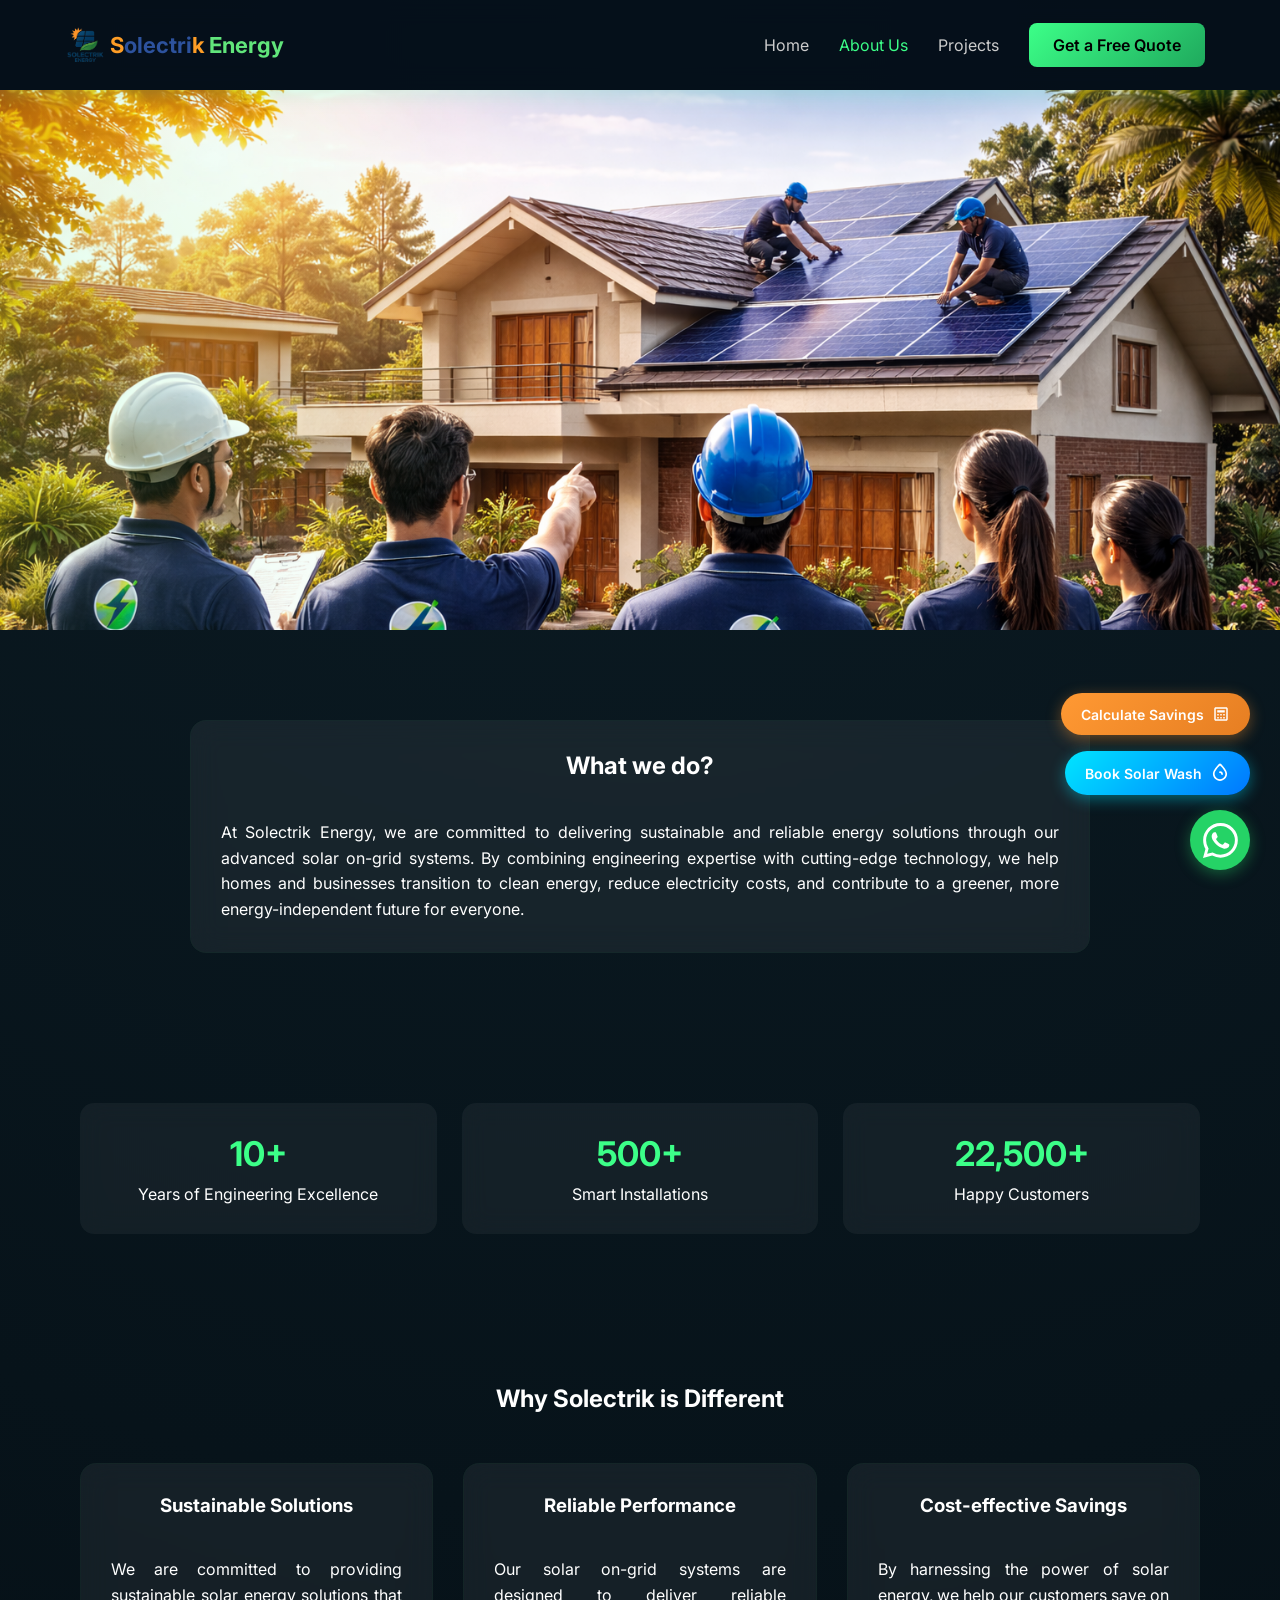
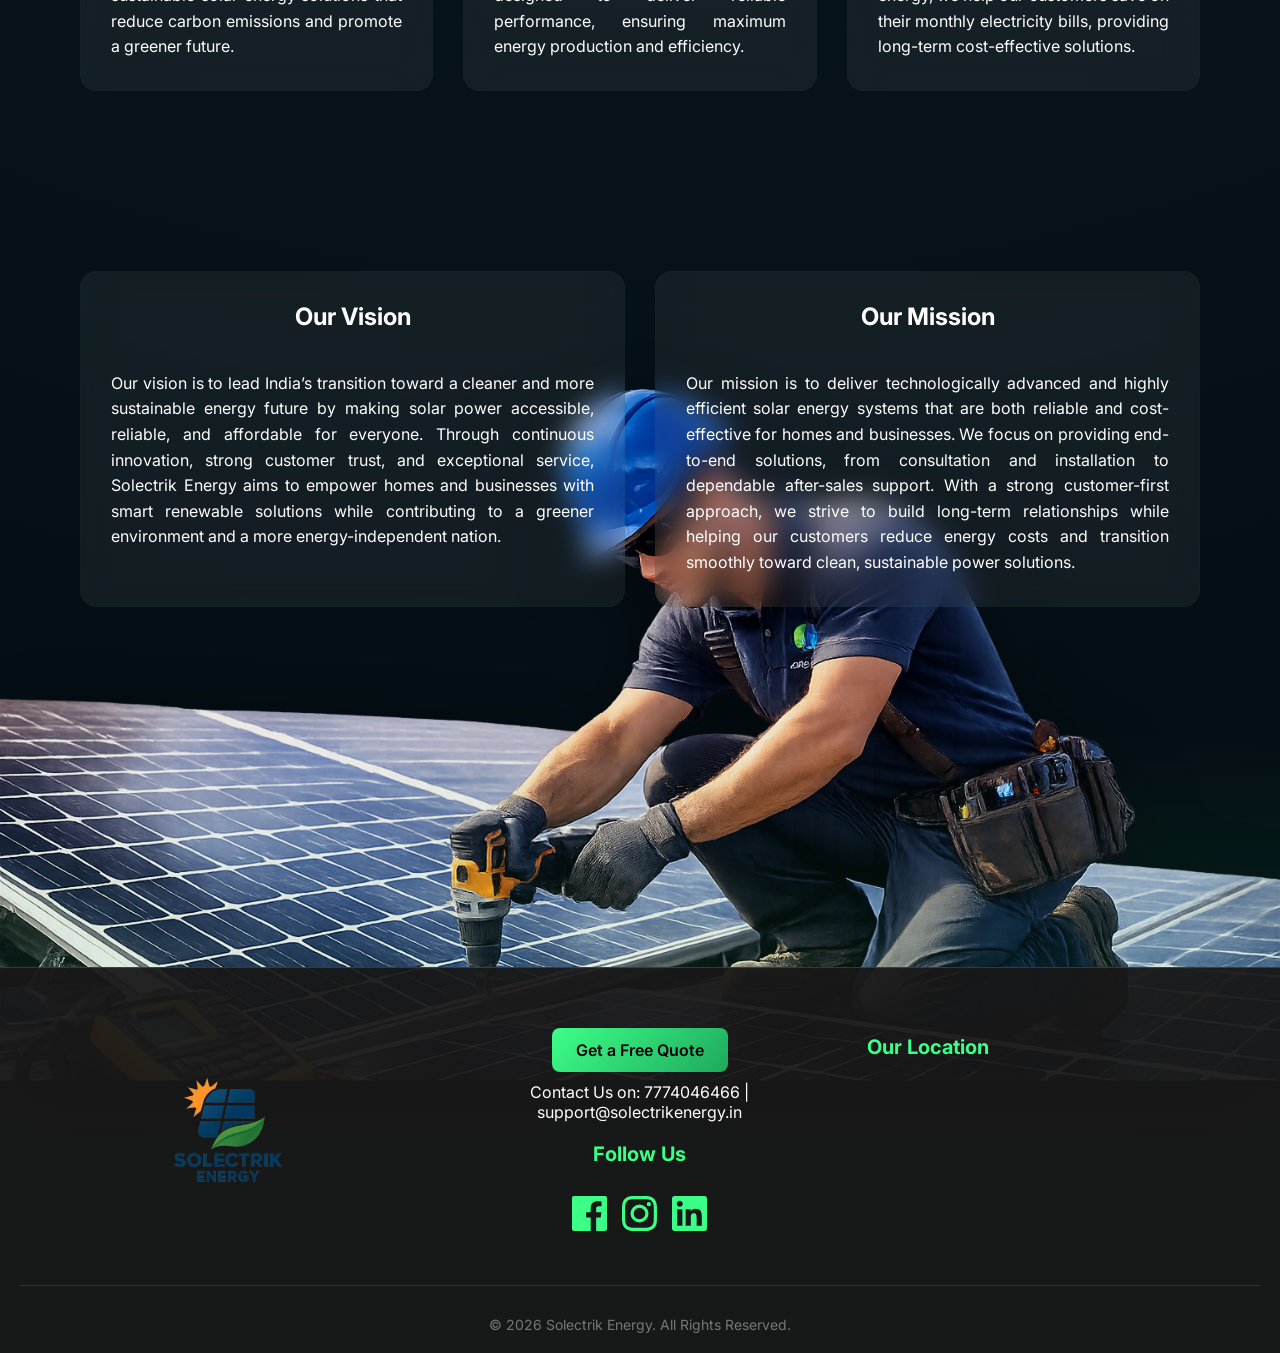
<file: aboutus.html>
<!DOCTYPE html>
<html lang="en">
<head>
  <meta charset="UTF-8" />
  <meta name="viewport" content="width=device-width, initial-scale=1.0"/>
  <title>About Us | Solectrik Energy</title>
  <link rel="stylesheet" href="styles.css">
  <link rel="preconnect" href="https://fonts.googleapis.com">
  <link rel="preconnect" href="https://fonts.gstatic.com" crossorigin>
  <link href="https://fonts.googleapis.com/css2?family=Inter:wght@300;400;600;700&display=swap" rel="stylesheet">
</head>
<body>

<header class="navbar">
  <div class="logo">
   <a href="index.html" class="logo">
    <img src="assets/logo.png" alt="Solectrik Logo"> 
    <span style="color:#fe9d26;">S</span><span style="color:#2d529d;">olectri</span><span style="color:#fe9d26;">k</span> <span style="color:#61e57b; margin-left:5px;">Energy</span>
  </a>
  </div>
  
  <div class="menu-toggle" id="mobile-menu">
    <span class="bar"></span>
    <span class="bar"></span>
    <span class="bar"></span>
  </div>

  <nav class="nav-links">
    <a href="index.html">Home</a>
    <a href="aboutus.html" class="active">About Us</a>
    <a href="projects.html">Projects</a>
    <a href="quote.html" class="btn-primary">Get a Free Quote</a>
  </nav>
</header>

<section class="about-hero">
  <div class="about-hero-content">
   
  </div>
</section>

<section class="about-section">
  <div class="glass-card wide">
    <h2>What we do?</h2>
    <br>
    <br>
    <p style="text-align: justify; line-height: 1.6;">
      At Solectrik Energy, we are committed to delivering sustainable and reliable energy solutions through our advanced solar on-grid systems. By combining engineering expertise with cutting-edge technology, we help homes and businesses transition to clean energy, reduce electricity costs, and contribute to a greener, more energy-independent future for everyone.
    </p>
  </div>
</section>

<section class="about-metrics">
  <div class="metric-card">
    <h3>10+</h3>
    <p>Years of Engineering Excellence</p>
  </div>
  <div class="metric-card">
    <h3>500+</h3>
    <p>Smart Installations</p>
  </div>
  <div class="metric-card">
    <h3>22,500+</h3>
    <p>Happy Customers</p>
  </div>
</section>

<section class="about-section">
  <h2 class="section-title">Why Solectrik is Different</h2>
  <div class="about-grid">
    <div class="glass-card">
      <h3>Sustainable Solutions</h3>
      <br>
      <br>
      <p style="text-align: justify; line-height: 1.6;">
        We are committed to providing sustainable solar energy solutions that reduce carbon emissions and promote a greener future.
      </p>
    </div>

    <div class="glass-card">
      <h3>Reliable Performance</h3>
      <br>
      <br>
      <p style="text-align: justify; line-height: 1.6;">
        Our solar on-grid systems are designed to deliver reliable performance, ensuring maximum energy production and efficiency.
      </p>
    </div>

    <div class="glass-card">
      <h3>Cost-effective Savings</h3>
      <br>
      <br>
      <p style="text-align: justify; line-height: 1.6;">
        By harnessing the power of solar energy, we help our customers save on their monthly electricity bills, providing long-term cost-effective solutions.
      </p>
    </div>
  </div>
</section>

<section class="about-section">
  <div class="about-grid">
    <div class="glass-card">
      <h2>Our Vision</h2>
      <br>
      <br>
      <p style="text-align: justify; line-height: 1.6;">
       Our vision is to lead India’s transition toward a cleaner and more sustainable energy future by making solar power accessible, reliable, and affordable for everyone. Through continuous innovation, strong customer trust, and exceptional service, Solectrik Energy aims to empower homes and businesses with smart renewable solutions while contributing to a greener environment and a more energy-independent nation.
      </p>
    </div>
    <div class="glass-card">
      <h2>Our Mission</h2>
      <br>
      <br>
      <p style="text-align: justify; line-height: 1.6;">
        Our mission is to deliver technologically advanced and highly efficient solar energy systems that are both reliable and cost-effective for homes and businesses. We focus on providing end-to-end solutions, from consultation and installation to dependable after-sales support. With a strong customer-first approach, we strive to build long-term relationships while helping our customers reduce energy costs and transition smoothly toward clean, sustainable power solutions.
      </p>
    </div>
  </div>
</section>

<section class="about-cta">
  <img src="assets/installation.png" alt="Solar Worker Installation" class="cta-worker">
</section>

<footer class="main-footer">
  
  <div class="footer-container">
    
    <div class="footer-left">
      <div class="logo footer-logo">
        <img src="assets/logo.png" alt="Solectrik Logo" style="width: 100%; height: 150px; object-fit: contain; border-radius: 8px; border:0;">
        <br>
       
      </div>
    </div>

    <div class="footer-center" style="display: flex; flex-direction: column; align-items: center;">
      <div style="display: flex; flex-direction: column; gap: 10px; align-items: center; margin-bottom: 20px;">
        <a href="quote.html" class="btn-primary" style="display:inline-block; text-decoration:none;">Get a Free Quote</a>
        <p> Contact Us on: 7774046466 | support@solectrikenergy.in</p>
      </div>

      <h3>Follow Us</h3>
      <div class="social-icons" style="display:flex; gap:15px; margin-top:15px;">
        <a href="Facebook: https://www.facebook.com/share/14UQG4JxHS2/" aria-label="Facebook">
          <svg width="35" height="35" viewBox="0 0 24 24" fill="#3cff88"><path d="M22.675 0h-21.35C.597 0 0 .597 0 1.325v21.351C0 23.403.597 24 1.325 24H12.82v-9.294H9.692v-3.622h3.128V8.413c0-3.1 1.893-4.788 4.659-4.788 1.325 0 2.463.099 2.795.143v3.24l-1.918.001c-1.504 0-1.795.715-1.795 1.763v2.313h3.587l-.467 3.622h-3.12V24h6.116c.73 0 1.323-.597 1.323-1.324V1.325C24 .597 23.403 0 22.675 0z"/></svg>
        </a>
        <a href="Insta: https://www.instagram.com/solectrik.energy?igsh=MXB3MW9oaTg5NHF5ag==" aria-label="Instagram">
          <svg width="35" height="35" viewBox="0 0 24 24" fill="#3cff88"><path d="M12 2.163c3.204 0 3.584.012 4.85.07 3.252.148 4.771 1.691 4.919 4.919.058 1.265.069 1.645.069 4.849 0 3.205-.012 3.584-.069 4.849-.149 3.225-1.664 4.771-4.919 4.919-1.266.058-1.644.07-4.85.07-3.204 0-3.584-.012-4.849-.07-3.26-.149-4.771-1.699-4.919-4.92-.058-1.265-.07-1.644-.07-4.849 0-3.204.013-3.583.07-4.849.149-3.227 1.664-4.771 4.919-4.919 1.266-.057 1.645-.069 4.849-.069zM12 0C8.741 0 8.333.014 7.053.072 2.695.272.273 2.69.073 7.052.014 8.333 0 8.741 0 12c0 3.259.014 3.668.072 4.948.2 4.358 2.618 6.78 6.98 6.98C8.333 23.986 8.741 24 12 24c3.259 0 3.668-.014 4.948-.072 4.354-.2 6.782-2.618 6.979-6.98.059-1.28.073-1.689.073-4.948 0-3.259-.014-3.667-.072-4.947-.196-4.354-2.617-6.78-6.979-6.98C15.668.014 15.259 0 12 0zm0 5.838a6.162 6.162 0 100 12.324 6.162 6.162 0 000-12.324zM12 16a4 4 0 110-8 4 4 0 010 8zm6.406-11.845a1.44 1.44 0 100 2.881 1.44 1.44 0 000-2.881z"/></svg>
        </a>
        <a href="LinkedIn: https://www.linkedin.com/in/solectrik-energy-b957282b6?utm_source=share_via&utm_content=profile&utm_medium=member_android" aria-label="LinkedIn">
          <svg width="35" height="35" viewBox="0 0 24 24" fill="#3cff88"><path d="M20.447 20.452h-3.554v-5.569c0-1.328-.027-3.037-1.852-3.037-1.853 0-2.136 1.445-2.136 2.939v5.667H9.351V9h3.414v1.561h.046c.477-.9 1.637-1.85 3.37-1.85 3.601 0 4.267 2.37 4.267 5.455v6.286zM5.337 7.433c-1.144 0-2.063-.926-2.063-2.065 0-1.138.92-2.063 2.063-2.063 1.14 0 2.064.925 2.064 2.063 0 1.139-.925 2.065-2.064 2.065zm1.782 13.019H3.555V9h3.564v11.452zM22.225 0H1.771C.792 0 0 .774 0 1.729v20.542C0 23.227.792 24 1.771 24h20.451C23.2 24 24 23.227 24 22.271V1.729C24 .774 23.2 0 22.225 0z"/></svg>
        </a>
       
      </div>
    </div>

    <div class="footer-right">
      <h3>Our Location</h3>
      <iframe src="https://www.google.com/maps/embed?pb=!1m18!1m12!1m3!1d3719.688361450082!2d79.06720257504901!3d21.2045353804892!2m3!1f0!2f0!3f0!3m2!1i1024!2i768!4f13.1!3m3!1m2!1s0x3bd4576cf4c19aed%3A0x656e9c81407a2f63!2sSolectrik%20Energy!5e0!3m2!1sen!2sin!4v1773389867859!5m2!1sen!2sin" 
    
        width="100%" 
        height="150" 
        style="border:0; border-radius: 8px;" 
        allowfullscreen="" 
        loading="lazy" 
        referrerpolicy="no-referrer-when-downgrade">
      </iframe>
    </div>

  </div>
  
  <div class="footer-bottom">
    <p class="copyright">© 2026 Solectrik Energy. All Rights Reserved.</p>
  </div>
</footer>
<a href="index.html#simulator-section" class="floating-sim">
  Calculate Savings
  <svg xmlns="http://www.w3.org/2000/svg" viewBox="0 0 24 24">
    <path d="M19 3H5c-1.1 0-2 .9-2 2v14c0 1.1.9 2 2 2h14c1.1 0 2-.9 2-2V5c0-1.1-.9-2-2-2zm0 16H5V5h14v14z"/>
    <path d="M7 7h10v3H7zm0 5h2v2H7zm4 0h2v2h-2zm4 0h2v2h-2zm-8 4h2v2H7zm4 0h2v2h-2zm4 0h2v2h-2z"/>
  </svg>
</a>

<a href="index.html#wash-form-target" class="floating-wash">
  Book Solar Wash
  <svg xmlns="http://www.w3.org/2000/svg" viewBox="0 0 24 24">
    <path d="M12 21.5C7.305 21.5 3.5 17.695 3.5 13c0-3.832 4.965-9.61 7.643-11.961a1.144 1.144 0 0 1 1.714 0C15.535 3.39 20.5 9.168 20.5 13c0 4.695-3.805 8.5-8.5 8.5zm0-18.497c-2.184 1.93-6.5 6.643-6.5 9.997 0 3.59 2.91 6.5 6.5 6.5s6.5-2.91 6.5-6.5c0-3.354-4.316-8.067-6.5-9.997z"/>
    <path d="M15.5 13.5a3.504 3.504 0 0 0-3.5-3.5 1 1 0 0 0 0 2 1.502 1.502 0 0 1 1.5 1.5 1 1 0 0 0 2 0z"/>
  </svg>
</a>


<div class="floating-wa" onclick="openWaModal()" aria-label="Chat on WhatsApp">
  <svg xmlns="http://www.w3.org/2000/svg" viewBox="0 0 16 16">
    <path d="M13.601 2.326A7.85 7.85 0 0 0 7.994 0C3.627 0 .068 3.558.064 7.926c0 1.399.366 2.76 1.057 3.965L0 16l4.204-1.102a7.9 7.9 0 0 0 3.79.965h.004c4.368 0 7.926-3.558 7.93-7.93A7.9 7.9 0 0 0 13.6 2.326zM7.994 14.521a6.6 6.6 0 0 1-3.356-.92l-.24-.144-2.494.654.666-2.433-.156-.251a6.56 6.56 0 0 1-1.007-3.505c0-3.626 2.957-6.584 6.591-6.584a6.56 6.56 0 0 1 4.66 1.931 6.56 6.56 0 0 1 1.928 4.66c-.004 3.639-2.961 6.592-6.592 6.592m3.615-4.934c-.197-.099-1.17-.578-1.353-.646-.182-.065-.315-.099-.445.099-.133.197-.513.646-.627.775-.114.133-.232.148-.43.05-.197-.1-.836-.308-1.592-.985-.59-.525-.985-1.175-1.103-1.372-.114-.198-.011-.304.088-.403.087-.088.197-.232.296-.346.1-.114.133-.198.198-.33.065-.134.034-.248-.015-.347-.05-.099-.445-1.076-.612-1.47-.16-.389-.323-.335-.445-.34-.114-.007-.247-.007-.38-.007a.73.73 0 0 0-.529.247c-.182.198-.691.677-.691 1.654s.71 1.916.81 2.049c.098.133 1.394 2.132 3.383 2.992.47.205.84.326 1.129.418.475.152.904.129 1.246.08.38-.058 1.171-.48 1.338-.943.164-.464.164-.86.114-.943-.049-.084-.182-.133-.38-.232"/>
  </svg>
</div>

<div id="waModal" class="wa-modal" onclick="closeWaModal(event)">
  <div class="wa-modal-content">
    <span class="close-wa" onclick="closeWaModal(event)">&times;</span>
    <h3 style="color: #25D366; margin-bottom: 10px;">Chat with us!</h3>
    <p style="margin-bottom: 20px; font-size: 14px; color: #fffefe;">Please enter your details so we can assist you better on WhatsApp.</p>
    
    <form id="waLeadForm">
      <input type="text" id="waName" placeholder="Your Name" required style="width: 100%; padding: 12px; margin-bottom: 15px; border: 1px solid #ccc; border-radius: 8px;">
      <input type="tel" id="waPhone" placeholder="Your Phone Number" required style="width: 100%; padding: 12px; margin-bottom: 20px; border: 1px solid #ccc; border-radius: 8px;">
      <button type="submit" style="width: 100%; padding: 12px; background: #25D366; color: white; border: none; border-radius: 8px; font-weight: bold; cursor: pointer; font-size: 16px;">Start WhatsApp Chat</button>
    </form>
  </div>
</div>
<script src="script.js"></script>

</body>
</html>
</file>
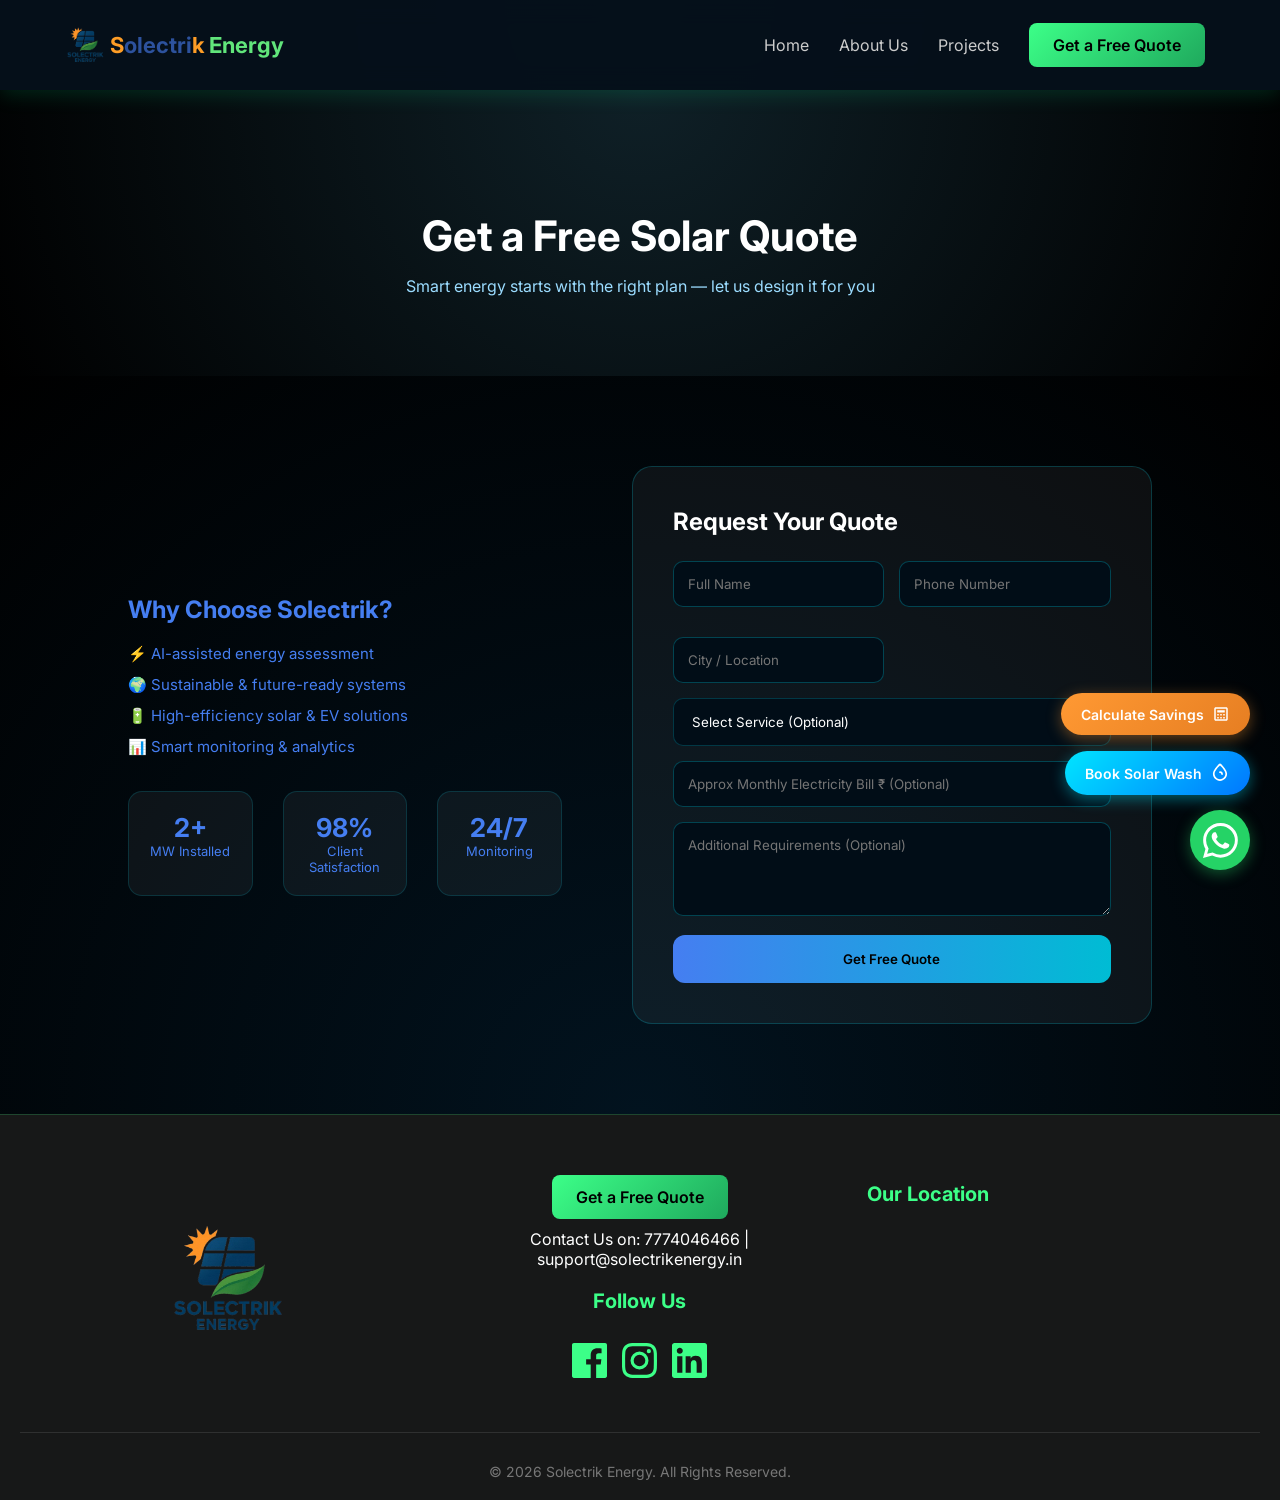
<file: quote.html>
<!DOCTYPE html>
<html lang="en">
<head>
  <meta charset="UTF-8">
  <meta name="viewport" content="width=device-width, initial-scale=1.0">
  <title>Get a Free Quote | Solectrik Energy</title>
  <link rel="stylesheet" href="styles.css" />
  <link rel="preconnect" href="https://fonts.googleapis.com">
  <link rel="preconnect" href="https://fonts.gstatic.com" crossorigin>
  <link href="https://fonts.googleapis.com/css2?family=Inter:wght@300;400;600;700&display=swap" rel="stylesheet">
  <style>
    /* Inline CSS for the AJAX success state to ensure it matches your theme */
    #quote-status {
      background: rgba(255, 255, 255, 0.05);
      padding: 40px;
      border-radius: 20px;
      border: 1px solid rgba(60, 255, 136, 0.3);
      text-align: center;
      margin-top: 20px;
      animation: fadeIn 0.6s ease-out;
    }
    #quote-status h3 { color: #3cff88; margin-bottom: 10px; }
    #quote-status p { color: #b5dfff; line-height: 1.6; }
    
    @keyframes fadeIn {
      from { opacity: 0; transform: translateY(10px); }
      to { opacity: 1; transform: translateY(0); }
    }

    /* Styling for select dropdown to match your inputs */
    .quote-form select {
      width: 100%;
      padding: 14px;
      background: #010d17;
      border: 1px solid rgba(0,229,255,0.2);
      color: #ffffff;
      border-radius: 10px;
      margin-bottom: 15px;
      outline: none;
      cursor: pointer;
    }
    .quote-form select option { background: #010d17; }
  </style>
</head>
<body>

<header class="navbar">
<div class="logo">
   <a href="index.html" class="logo" style="text-decoration: none;">
    <img src="assets/logo.png" alt="Solectrik Logo"> 
    <span style="color:#fe9d26;">S</span><span style="color:#2d529d;">olectri</span><span style="color:#fe9d26;">k</span> <span style="color:#61e57b; margin-left:5px;">Energy</span>
  </a>
  </div>
  
  <div class="menu-toggle" id="mobile-menu">
    <span class="bar"></span>
    <span class="bar"></span>
    <span class="bar"></span>
  </div>

  <nav class="nav-links">
      <a href="index.html">Home</a>
      <a href="aboutus.html">About Us</a>
      <a href="projects.html">Projects</a>
      <a href="quote.html" class="btn-primary">Get a Free Quote</a>
  </nav>
</header>

<section class="page-hero quote-hero">
  <h1>Get a Free Solar Quote</h1>
  <p>Smart energy starts with the right plan — let us design it for you</p>
</section>

<section class="quote-section">
  <div class="quote-container">

    <div class="quote-info">
      <h2>Why Choose Solectrik?</h2>
      <ul>
        <li>⚡ AI-assisted energy assessment</li>
        <li>🌍 Sustainable & future-ready systems</li>
        <li>🔋 High-efficiency solar & EV solutions</li>
        <li>📊 Smart monitoring & analytics</li>
      </ul>

      <div class="tech-stats">
        <div>
          <h3>2+</h3>
          <p>MW Installed</p>
        </div>
        <div>
          <h3>98%</h3>
          <p>Client Satisfaction</p>
        </div>
        <div>
          <h3>24/7</h3>
          <p>Monitoring</p>
        </div>
      </div>
    </div>

    <div class="quote-form">
      <h2>Request Your Quote</h2>
      
      <form id="solectrik-quote-form" action="https://formspree.io/f/mqeyyeav" method="POST">
        
        <input type="hidden" name="_subject" value="New Solar Quote Request - Solectrik Energy">

        <div class="form-grid">
          <input type="text" name="name" placeholder="Full Name" required>
          <input type="tel" name="phone" placeholder="Phone Number" required>
          <input type="text" name="location" placeholder="City / Location" required>
          
          
        </div>

        <select name="service_type">
          <option value="" disabled selected>Select Service (Optional)</option>
          <option value="Residential">Residential</option>
          <option value="Commercial">Commercial</option>
          <option value="Industrial">Industrial</option>
          <option value="Housing Society">Housing Society</option>
          <option value="Maintenance">Maintenance</option>
        </select>

        <input type="number" name="electricity_bill" placeholder="Approx Monthly Electricity Bill ₹ (Optional)">

        <textarea name="requirements" rows="4" placeholder="Additional Requirements (Optional)"></textarea>

        <button type="submit" id="submit-btn">Get Free Quote</button>
      </form>

      <div id="quote-status" style="display:none;">
        <h3>Request Received!</h3>
        <p>Thank you. Our technical team is reviewing your energy profile and will contact you within 24 hours with a customized plan.</p>
        <button onclick="location.reload()" class="btn-outline" style="margin-top:15px; padding: 10px 20px; border: 1px solid #3cff88; background: transparent; color: #3cff88; border-radius: 8px; cursor: pointer;">Send Another</button>
      </div>
    </div>

  </div>
</section>

<footer class="main-footer">
  <div class="footer-container">
    <div class="footer-left">
      <div class="logo footer-logo">
        <img src="assets/logo.png" alt="Solectrik Logo" style="width: 100%; height: 150px; object-fit: contain; border-radius: 8px; border:0;">
      </div>
    </div>

    <div class="footer-center" style="display: flex; flex-direction: column; align-items: center;">
      <div style="display: flex; flex-direction: column; gap: 10px; align-items: center; margin-bottom: 20px;">
        <a href="quote.html" class="btn-primary" style="display:inline-block; text-decoration:none;">Get a Free Quote</a>
        <p> Contact Us on: 7774046466 | support@solectrikenergy.in</p>
      </div>
      <h3>Follow Us</h3>
      <div class="social-icons" style="display:flex; gap:15px; margin-top:15px;">
        <a href="https://www.facebook.com/share/14UQG4JxHS2/" aria-label="Facebook">
          <svg width="35" height="35" viewBox="0 0 24 24" fill="#3cff88"><path d="M22.675 0h-21.35C.597 0 0 .597 0 1.325v21.351C0 23.403.597 24 1.325 24H12.82v-9.294H9.692v-3.622h3.128V8.413c0-3.1 1.893-4.788 4.659-4.788 1.325 0 2.463.099 2.795.143v3.24l-1.918.001c-1.504 0-1.795.715-1.795 1.763v2.313h3.587l-.467 3.622h-3.12V24h6.116c.73 0 1.323-.597 1.323-1.324V1.325C24 .597 23.403 0 22.675 0z"/></svg>
        </a>
        <a href="https://www.instagram.com/solectrik.energy?igsh=MXB3MW9oaTg5NHF5ag==" aria-label="Instagram">
          <svg width="35" height="35" viewBox="0 0 24 24" fill="#3cff88"><path d="M12 2.163c3.204 0 3.584.012 4.85.07 3.252.148 4.771 1.691 4.919 4.919.058 1.265.069 1.645.069 4.849 0 3.205-.012 3.584-.069 4.849-.149 3.225-1.664 4.771-4.919 4.919-1.266.058-1.644.07-4.85.07-3.204 0-3.584-.012-4.849-.07-3.26-.149-4.771-1.699-4.919-4.92-.058-1.265-.07-1.644-.07-4.849 0-3.204.013-3.583.07-4.849.149-3.227 1.664-4.771 4.919-4.919 1.266-.057 1.645-.069 4.849-.069zM12 0C8.741 0 8.333.014 7.053.072 2.695.272.273 2.69.073 7.052.014 8.333 0 8.741 0 12c0 3.259.014 3.668.072 4.948.2 4.358 2.618 6.78 6.98 6.98C8.333 23.986 8.741 24 12 24c3.259 0 3.668-.014 4.948-.072 4.354-.2 6.782-2.618 6.979-6.98.059-1.28.073-1.689.073-4.948 0-3.259-.014-3.667-.072-4.947-.196-4.354-2.617-6.78-6.979-6.98C15.668.014 15.259 0 12 0zm0 5.838a6.162 6.162 0 100 12.324 6.162 6.162 0 000-12.324zM12 16a4 4 0 110-8 4 4 0 010 8zm6.406-11.845a1.44 1.44 0 100 2.881 1.44 1.44 0 000-2.881z"/></svg>
        </a>
        <a href="https://www.linkedin.com/in/solectrik-energy-b957282b6?utm_source=share_via&utm_content=profile&utm_medium=member_android" aria-label="LinkedIn">
          <svg width="35" height="35" viewBox="0 0 24 24" fill="#3cff88"><path d="M20.447 20.452h-3.554v-5.569c0-1.328-.027-3.037-1.852-3.037-1.853 0-2.136 1.445-2.136 2.939v5.667H9.351V9h3.414v1.561h.046c.477-.9 1.637-1.85 3.37-1.85 3.601 0 4.267 2.37 4.267 5.455v6.286zM5.337 7.433c-1.144 0-2.063-.926-2.063-2.065 0-1.138.92-2.063 2.063-2.063 1.14 0 2.064.925 2.064 2.063 0 1.139-.925 2.065-2.064 2.065zm1.782 13.019H3.555V9h3.564v11.452zM22.225 0H1.771C.792 0 0 .774 0 1.729v20.542C0 23.227.792 24 1.771 24h20.451C23.2 24 24 23.227 24 22.271V1.729C24 .774 23.2 0 22.225 0z"/></svg>
        </a>
      </div>
    </div>

    <div class="footer-right">
      <h3>Our Location</h3>
      <iframe src="https://www.google.com/maps/embed?pb=!1m18!1m12!1m3!1d3719.688361450082!2d79.06720257504901!3d21.2045353804892!2m3!1f0!2f0!3f0!3m2!1i1024!2i768!4f13.1!3m3!1m2!1s0x3bd4576cf4c19aed%3A0x656e9c81407a2f63!2sSolectrik%20Energy!5e0!3m2!1sen!2sin!4v1773389867859!5m2!1sen!2sin" 
        width="100%" 
        height="150" 
        style="border:0; border-radius: 8px;" 
        allowfullscreen="" 
        loading="lazy" 
        referrerpolicy="no-referrer-when-downgrade">
      </iframe>
    </div>
  </div>
  
  <div class="footer-bottom">
    <p class="copyright">© 2026 Solectrik Energy. All Rights Reserved.</p>
  </div>
</footer>

<a href="index.html#simulator-section" class="floating-sim">
  Calculate Savings
  <svg xmlns="http://www.w3.org/2000/svg" viewBox="0 0 24 24">
    <path d="M19 3H5c-1.1 0-2 .9-2 2v14c0 1.1.9 2 2 2h14c1.1 0 2-.9 2-2V5c0-1.1-.9-2-2-2zm0 16H5V5h14v14z"/>
    <path d="M7 7h10v3H7zm0 5h2v2H7zm4 0h2v2h-2zm4 0h2v2h-2zm-8 4h2v2H7zm4 0h2v2h-2zm4 0h2v2h-2z"/>
  </svg>
</a>

<a href="index.html#wash-form-target" class="floating-wash">
  Book Solar Wash
  <svg xmlns="http://www.w3.org/2000/svg" viewBox="0 0 24 24">
    <path d="M12 21.5C7.305 21.5 3.5 17.695 3.5 13c0-3.832 4.965-9.61 7.643-11.961a1.144 1.144 0 0 1 1.714 0C15.535 3.39 20.5 9.168 20.5 13c0 4.695-3.805 8.5-8.5 8.5zm0-18.497c-2.184 1.93-6.5 6.643-6.5 9.997 0 3.59 2.91 6.5 6.5 6.5s6.5-2.91 6.5-6.5c0-3.354-4.316-8.067-6.5-9.997z"/>
    <path d="M15.5 13.5a3.504 3.504 0 0 0-3.5-3.5 1 1 0 0 0 0 2 1.502 1.502 0 0 1 1.5 1.5 1 1 0 0 0 2 0z"/>
  </svg>
</a>

<div class="floating-wa" onclick="openWaModal()" aria-label="Chat on WhatsApp">
  <svg xmlns="http://www.w3.org/2000/svg" viewBox="0 0 16 16">
    <path d="M13.601 2.326A7.85 7.85 0 0 0 7.994 0C3.627 0 .068 3.558.064 7.926c0 1.399.366 2.76 1.057 3.965L0 16l4.204-1.102a7.9 7.9 0 0 0 3.79.965h.004c4.368 0 7.926-3.558 7.93-7.93A7.9 7.9 0 0 0 13.6 2.326zM7.994 14.521a6.6 6.6 0 0 1-3.356-.92l-.24-.144-2.494.654.666-2.433-.156-.251a6.56 6.56 0 0 1-1.007-3.505c0-3.626 2.957-6.584 6.591-6.584a6.56 6.56 0 0 1 4.66 1.931 6.56 6.56 0 0 1 1.928 4.66c-.004 3.639-2.961 6.592-6.592 6.592m3.615-4.934c-.197-.099-1.17-.578-1.353-.646-.182-.065-.315-.099-.445.099-.133.197-.513.646-.627.775-.114.133-.232.148-.43.05-.197-.1-.836-.308-1.592-.985-.59-.525-.985-1.175-1.103-1.372-.114-.198-.011-.304.088-.403.087-.088.197-.232.296-.346.1-.114.133-.198.198-.33.065-.134.034-.248-.015-.347-.05-.099-.445-1.076-.612-1.47-.16-.389-.323-.335-.445-.34-.114-.007-.247-.007-.38-.007a.73.73 0 0 0-.529.247c-.182.198-.691.677-.691 1.654s.71 1.916.81 2.049c.098.133 1.394 2.132 3.383 2.992.47.205.84.326 1.129.418.475.152.904.129 1.246.08.38-.058 1.171-.48 1.338-.943.164-.464.164-.86.114-.943-.049-.084-.182-.133-.38-.232"/>
  </svg>
</div>

<div id="waModal" class="wa-modal" onclick="closeWaModal(event)">
  <div class="wa-modal-content">
    <span class="close-wa" onclick="closeWaModal(event)">&times;</span>
    <h3 style="color: #25D366; margin-bottom: 10px;">Chat with us!</h3>
    <p style="margin-bottom: 20px; font-size: 14px; color: #fffefe;">Please enter your details so we can assist you better on WhatsApp.</p>
    
    <form id="waLeadForm">
      <input type="text" id="waName" placeholder="Your Name" required style="width: 100%; padding: 12px; margin-bottom: 15px; border: 1px solid #ccc; border-radius: 8px;">
      <input type="tel" id="waPhone" placeholder="Your Phone Number" required style="width: 100%; padding: 12px; margin-bottom: 20px; border: 1px solid #ccc; border-radius: 8px;">
      <button type="submit" style="width: 100%; padding: 12px; background: #25D366; color: white; border: none; border-radius: 8px; font-weight: bold; cursor: pointer; font-size: 16px;">Start WhatsApp Chat</button>
    </form>
  </div>
</div>

<script src="script.js"></script>

<script>
  const quoteForm = document.getElementById("solectrik-quote-form");
  const quoteStatus = document.getElementById("quote-status");
  const quoteBtn = document.getElementById("submit-btn");

  async function handleQuoteSubmit(event) {
    event.preventDefault();
    
    quoteBtn.disabled = true;
    quoteBtn.innerText = "Sending Request...";
    
    const formData = new FormData(event.target);
    
    fetch(event.target.action, {
      method: quoteForm.method,
      body: formData,
      headers: {
          'Accept': 'application/json'
      }
    }).then(response => {
      if (response.ok) {
        quoteForm.style.display = "none";
        quoteStatus.style.display = "block";
      } else {
        response.json().then(data => {
          if (Object.hasOwn(data, 'errors')) {
            alert("Error: " + data["errors"].map(error => error["message"]).join(", "));
          } else {
            alert("Formspree Error: " + response.statusText);
          }
        });
        quoteBtn.disabled = false;
        quoteBtn.innerText = "Get Free Quote";
      }
    }).catch(error => {
        alert("Connection error. Please try again later.");
        quoteBtn.disabled = false;
        quoteBtn.innerText = "Get Free Quote";
    });
  }

  quoteForm.addEventListener("submit", handleQuoteSubmit);
</script>

</body>
</html>
</file>
<file: styles.css>
* {
  margin: 0;
  padding: 0;
  box-sizing: border-box;
  font-family: 'Inter', sans-serif;
}

body {
  background: radial-gradient(circle at top, #0c1c24, #020a10);
  color: #fff;
  overflow-x: hidden; /* Prevents horizontal scrolling on mobile */
}

/* ================= URGENCY ALERT BANNER ================= */
.urgency-alert {
  background: rgba(255, 60, 60, 0.15);
  border-left: 4px solid #ff3c3c;
  padding: 12px 18px;
  border-radius: 4px 8px 8px 4px;
  margin-bottom: 25px;
  display: flex;
  align-items: center;
  gap: 12px;
  font-size: 15px;
  color: #ffe6e6;
  -webkit-transform: translateZ(0);
  transform: translateZ(0);
  will-change: box-shadow;
  animation: subtlePulse 2s infinite;
  -webkit-animation: subtlePulse 2s infinite;
}

.urgency-alert strong {
  color: #ff3c3c;
  letter-spacing: 0.5px;
}

.pulse-dot {
  width: 12px;
  height: 12px;
  min-width: 12px;
  min-height: 12px;
  background-color: #ff3c3c;
  border-radius: 50%;
  box-shadow: 0 0 10px #ff3c3c;
  will-change: opacity, transform;
  animation: blink 1s infinite alternate;
  -webkit-animation: blink 1s infinite alternate;
}

@-webkit-keyframes blink {
  0% { opacity: 1; -webkit-transform: scale(1); }
  100% { opacity: 0.4; -webkit-transform: scale(0.8); }
}
@keyframes blink {
  0% { opacity: 1; transform: scale(1); }
  100% { opacity: 0.4; transform: scale(0.8); }
}

@-webkit-keyframes subtlePulse {
  0% { box-shadow: 0 0 0 0 rgba(255, 60, 60, 0.2); }
  70% { box-shadow: 0 0 0 10px rgba(255, 60, 60, 0); }
  100% { box-shadow: 0 0 0 0 rgba(255, 60, 60, 0); }
}
@keyframes subtlePulse {
  0% { box-shadow: 0 0 0 0 rgba(255, 60, 60, 0.2); }
  70% { box-shadow: 0 0 0 10px rgba(255, 60, 60, 0); }
  100% { box-shadow: 0 0 0 0 rgba(255, 60, 60, 0); }
}

/* ================= NAVBAR & LOGO ================= */
.navbar {
  display: flex;
  justify-content: space-between;
  padding: 20px 60px;
  align-items: center;
  position: sticky;
  top: 0;
  z-index: 9999;
  backdrop-filter: blur(12px);
  background: rgba(5, 15, 25, 0.85); 
  box-shadow: 0 4px 20px rgba(0, 255, 150, 0.15);
}

.logo {
  align-items: center;
  display: flex;
  font-size: 22px;
  font-weight: 700;
}

.logo img {
  height: 50px;
  width: 50px;
}

.logo span {
  color: #3cff88;
}

a.logo {
  text-decoration: none;
}

nav.nav-links {
  display: flex;
  align-items: center;
}

nav a {
  margin: 0 15px;
  color: #ccc;
  text-decoration: none;
  transition: color 0.3s ease;
}

nav a:hover, nav a.active {
  color: #3cff88;
}

.menu-toggle {
  display: none;
  flex-direction: column;
  cursor: pointer;
  gap: 6px;
  z-index: 10000;
}

.menu-toggle .bar {
  width: 25px;
  height: 3px;
  background-color: #3cff88;
  transition: all 0.3s ease;
  border-radius: 3px;
}

/* ================= GLOBAL BUTTONS ================= */
.btn-primary {
  display: inline-block;
  background: linear-gradient(135deg, #3cff88, #1fa95d);
  border: none;
  padding: 12px 24px;
  border-radius: 8px;
  color: #000;
  font-weight: 600;
  cursor: pointer;
  text-decoration: none;
  transition: transform 0.3s ease, box-shadow 0.3s ease;
  text-align: center;
}

.btn-primary:hover {
  transform: scale(1.05);
  box-shadow: 0 5px 15px rgba(60, 255, 136, 0.3);
}

.btn-secondary {
  background: transparent;
  border: 2px solid #3cff88;
  color: #3cff88;
  padding: 12px 24px;
  border-radius: 8px;
  font-weight: 600;
  cursor: pointer;
  transition: all 0.3s ease;
  text-align: center;
}

.btn-secondary:hover {
  background: rgba(60, 255, 136, 0.15);
  transform: translateY(-2px);
}

.btn-outline {
  background: transparent;
  border: 1px solid #3cff88;
  color: #3cff88;
  padding: 12px 24px;
  border-radius: 8px;
  cursor: pointer;
  transition: transform 0.3s ease, background 0.3s ease;
  text-align: center;
}

.btn-outline:hover {
  transform: scale(1.05);
  background: rgba(60, 255, 136, 0.1);
}

/* ================= HOMEPAGE ================= */
.hero {
  height: 90vh;
  background: url("assets/solar.png") center/cover no-repeat;
  display: flex;
  align-items: center;
  padding: 0 80px;
}

.hero-content h1 {
  font-size: 48px;
  max-width: 600px;
}

.hero-content span { color: #3cff88; }
.hero-content p { margin: 20px 0; color: #aaa; }

.stats {
  display: flex;
  justify-content: center;
  gap: 30px;
  padding: 20px;
}

.stat-card {
  background: rgba(255,255,255,0.05);
  padding: 20px 30px;
  border-radius: 14px;
  backdrop-filter: blur(10px);
  text-align: center;
  flex: 1;
}

/* ================= PM SURYA GHAR SUBSIDY BANNER ================= */
.subsidy-banner {
  padding: 40px 80px;
  display: flex;
  justify-content: center;
}

.subsidy-container {
  display: flex;
  align-items: center;
  justify-content: space-between;
  width: 100%;
  background: linear-gradient(135deg, rgba(255,255,255,0.05), rgba(255, 153, 51, 0.08));
  border: 1px solid rgba(255, 153, 51, 0.3);
  padding: 40px;
  gap: 40px;
  border-radius: 20px;
  text-align: left;
}

.subsidy-content {
  flex: 1;
}

.subsidy-badge {
  display: inline-block;
  background: #ff9933; 
  color: #fff;
  padding: 6px 14px;
  border-radius: 20px;
  font-size: 12px;
  font-weight: 700;
  letter-spacing: 1px;
  margin-bottom: 15px;
}

.subsidy-content h2 {
  font-size: 34px;
  color: #ffffff;
  margin-bottom: 10px;
}

.subsidy-sub {
  color: #00e5ff;
  font-size: 18px;
  margin-bottom: 25px;
  font-weight: 600;
}

.subsidy-list {
  list-style: none;
  margin-bottom: 30px;
}

.subsidy-list li {
  margin-bottom: 14px;
  font-size: 16px;
  color: #ccc;
}

.subsidy-list li strong {
  color: #3cff88;
}

.subsidy-image {
  flex: 0.7;
  position: relative;
  text-align: center;
}

.subsidy-image img {
  max-width: 100%;
  height: auto;
  max-height: 350px;
  border-radius: 12px;
  filter: drop-shadow(0 15px 25px rgba(0,0,0,0.5));
}

.scheme-logo-text {
  position: absolute;
  bottom: -15px;
  left: 50%;
  transform: translateX(-50%);
  background: #fff;
  color: #000;
  padding: 10px 20px;
  border-radius: 8px;
  font-weight: 700;
  text-align: center;
  line-height: 1.2;
  box-shadow: 0 5px 15px rgba(255, 153, 51, 0.4);
  width: 80%;
}

.scheme-logo-text span {
  color: #ff9933;
  font-size: 14px;
}

/* Video Section */
.extended {
  position: relative;
  width: 100%;
  min-height: 100vh;
  overflow: hidden;
}

.bg-video {
  position: absolute;
  top: 50%;
  left: 50%;
  width: 100%;
  height: 100%;
  object-fit: cover;
  transform: translate(-50%, -50%);
  z-index: -1;
}

.extended-content {
  position: relative;
  z-index: 2;
  padding: 80px;
}

.extended::after {
  content: "";
  position: absolute;
  inset: 0;
  background: rgba(0, 0, 0, 0.55);
  z-index: 1;
}

/* Layout Grids */
.dashboard, .features, .simulator, .projects, .trust {
  padding: 80px 40px;
}

.dashboard-grid, .project-grid, .features {
  display: grid;
  grid-template-columns: repeat(auto-fit, minmax(220px,1fr));
  gap: 20px;
}

.dashboard h1 {
  text-align: center;
  margin-bottom: 30px;
}

/* Shared Card Styles */
.dash-card, .feature-card, .project-card, .trust-card {
  background: rgba(255,255,255,0.06);
  padding: 25px;
  border-radius: 14px;
  backdrop-filter: blur(12px);
  transition: transform 0.3s ease;
}

.dash-card:hover, .feature-card:hover, .project-card:hover, .trust-card:hover,
.solution-card:hover, .process-card:hover, .metric-card:hover, .tech-card:hover {
  transform: scale(1.05);
}

.feature-card, .project-card {
  padding: 0;
  overflow: hidden;
  border-radius: 18px;
}

.feature-img, .project-card img, .dash-card img {
  width: 100%;
  object-fit: cover;
  border-radius: 18px 18px 0 0;
  display: block;
  box-shadow: 0 10px 30px rgba(0,255,180,0.25);
}

.feature-img, .project-card img { height: 220px; }
.dash-card img { height: 120px; }

.feature-card h3, .project-card h3 {
  text-align: center;
  margin: 16px 0 8px;
  color: #ffffff;
  padding: 0 20px;
}

.feature-card p {
  text-align: center;
  margin-bottom: 20px;
  color: #b6dfff;
  font-size: 14px;
  padding: 0 20px;
}

.dash-card h3 { padding: 5px; color: #b6dfff; text-align: center; }
.dash-card p { text-align: center; }

.trust {
  display: flex;
  justify-content: center;
  gap: 30px;
  flex-wrap: wrap;
}


/* ================= ABOUT US PAGE (RESTORED) ================= */
.about-hero {
  height: 60vh;
  background: radial-gradient(circle at left, rgba(60,255,136,0.15), transparent 40%), url("assets/about%20us.png") center/cover no-repeat;
  display: flex;
  align-items: center;
  padding: 0 100px;
}

.about-hero-content h1 { font-size: 44px; max-width: 700px; }
.about-hero-content span { color: #3cff88; }
.about-hero-content p { margin-top: 15px; color: #aaa; max-width: 600px; }

.about-section {
  padding: 90px 80px;
  position: relative;
  z-index: 2;
}

.section-title { text-align: center; margin-bottom: 50px; }

.about-grid {
  display: grid;
  grid-template-columns: repeat(auto-fit, minmax(260px, 1fr));
  gap: 30px;
}

.glass-card {
  background: rgba(255, 255, 255, 0.06);
  padding: 30px;
  text-align: center;
  border-radius: 16px;
  backdrop-filter: blur(14px);
  border: 1px solid rgba(2, 87, 47, 0.08);
  position: relative;
  z-index: 3;
  transition: transform 0.3s ease, box-shadow 0.3s ease;
}

.glass-card:hover {
  transform: scale(1.05);
  box-shadow: 0 15px 35px rgba(0,255,180,0.25);
}

.glass-card.wide { max-width: 900px; margin: auto; }

.about-metrics {
  display: grid;
  grid-template-columns: repeat(auto-fit, minmax(220px, 1fr));
  gap: 25px;
  padding: 60px 80px;
}

.metric-card {
  text-align: center;
  background: rgba(255,255,255,0.05);
  padding: 30px;
  border-radius: 14px;
  backdrop-filter: blur(12px);
}

.metric-card h3 { font-size: 34px; color: #3cff88; margin: 0 0 10px 0; }

.about-cta {
  position: relative;
  height: 350px;
  overflow: visible;
  padding: 10px;
  text-align: center;
  background: linear-gradient(180deg, transparent, rgba(60,255,136,0.08));
}

.cta-worker {
  position: absolute;
  top: 0%;
  left: 50%;
  transform: translate(-50%, -50%);
  width: 100vw;
  max-width: 100%;
  height: auto;
  z-index: -1;
  opacity: 0.95;
  pointer-events: none;
  filter: drop-shadow(0 25px 40px rgba(0,0,0,0.4));
}

/* About Us Image Mobile Adjustment */
  .about-cta {
    height: 250px;
    margin-top: 20px;
  }

/* ================= PROJECTS & GALLERY PAGE (RESTORED) ================= */
.projects-hero {
  height: 60vh;
  background: radial-gradient(circle at left, rgba(60,255,136,0.15), transparent 40%), url("assets/project%20banner.png") center/cover no-repeat;
  display: flex;
  align-items: center;
  padding: 0 80px;
}

.projects-hero span { color: #3cff88; }
.projects-hero-content p { margin-top: 20px; color: #aaa; max-width: 650px; }

.project-stats {
  display: grid;
  grid-template-columns: repeat(auto-fit, minmax(220px,1fr));
  gap: 25px;
  padding: 60px 80px;
}

.projects-section { padding: 90px 80px; }

.projects-grid, .performance-grid {
  display: grid;
  grid-template-columns: repeat(auto-fit, minmax(280px,1fr));
  gap: 35px;
}

.project-card-tech {
  background: rgba(255,255,255,0.06);
  padding: 25px;
  border-radius: 18px;
  backdrop-filter: blur(14px);
  border: 1px solid rgba(255,255,255,0.08);
}

.project-img {
  height: 180px;
  border-radius: 14px;
  margin-bottom: 15px;
  background-size: cover;
  background-position: center;
}

/* Gallery Scroll Layout */
.gallery-section {
  padding: 80px 20px;
  text-align: center;
  overflow: hidden;
}

.gallery-wrapper {
  display: flex;
  align-items: center;
  justify-content: center;
  max-width: 1200px;
  margin: 0 auto;
  position: relative;
  gap: 15px;
}

.gallery-container {
  overflow: hidden;
  width: 100%;
  max-width: 1050px; 
}

.gallery-track {
  display: flex;
  gap: 20px;
  will-change: transform; 
  align-items: center;
}

.gallery-img {
  flex: 0 0 auto;
  width: 320px;
  height: 240px;
  object-fit: cover; 
  border-radius: 12px; 
  cursor: pointer;
  border: 1px solid rgba(60, 255, 136, 0.5); 
  box-shadow: 0 0 20px rgba(60, 255, 136, 0.15); 
  transition: all 0.3s ease;
}

video.gallery-img { background-color: #000; }

.gallery-img:hover {
  transform: translateY(-5px) scale(1.02);
  border-color: #3cff88;
  box-shadow: 0 0 35px rgba(60, 255, 136, 0.4);
}

.nav-arrow {
  background: rgba(255, 255, 255, 0.05);
  color: #3cff88;
  border: 1px solid #3cff88;
  border-radius: 50%;
  width: 50px;
  height: 50px;
  font-size: 20px;
  cursor: pointer;
  transition: all 0.3s ease;
  display: flex;
  align-items: center;
  justify-content: center;
  flex-shrink: 0;
}

.nav-arrow:hover {
  background: #3cff88;
  color: #000;
  transform: scale(1.1);
}

/* Lightbox Pop-up */
.lightbox {
  display: none;
  position: fixed;
  z-index: 9999;
  left: 0;
  top: 0;
  width: 100vw;
  height: 100vh;
  background-color: rgba(0, 0, 0, 0.85);
  backdrop-filter: blur(8px);
  justify-content: center;
  align-items: center;
  opacity: 0;
  transition: opacity 0.4s ease;
}

.lightbox.show { display: flex; opacity: 1; }

.lightbox-media-wrapper {
  display: flex;
  justify-content: center;
  align-items: center;
  width: 100%;
  height: 100%;
}

.lightbox-content {
  max-width: 90%;
  max-height: 85vh;
  border-radius: 12px;
  border: 2px solid rgba(60, 255, 136, 0.4);
  box-shadow: 0 20px 50px rgba(0, 0, 0, 0.5);
  transform: scale(0.8);
  transition: transform 0.4s cubic-bezier(0.25, 1, 0.5, 1);
}

.lightbox.show .lightbox-content { transform: scale(1); }

.close-lightbox {
  position: absolute;
  top: 15px;
  right: 25px;
  color: #fff;
  font-size: 45px;
  font-weight: 300;
  cursor: pointer;
  transition: color 0.3s;
  z-index: 10000;
}

.close-lightbox:hover { color: #3cff88; }

/* ================= SOLAR ROADMAP TIMELINE ================= */
.roadmap-section { padding: 80px 20px; background: transparent; position: relative; overflow: hidden; }
.roadmap-container { position: relative; max-width: 1000px; margin: 0 auto; padding: 40px 0; }
.roadmap-container::after { content: ''; position: absolute; width: 4px; background: linear-gradient(to bottom, #00e5ff, #3cff88, #ff9933); top: 0; bottom: 0; left: 50%; margin-left: -2px; border-radius: 10px; box-shadow: 0 0 15px rgba(0, 229, 255, 0.5); }
.roadmap-step { padding: 10px 40px; position: relative; background-color: inherit; width: 50%; box-sizing: border-box; margin-bottom: 40px; }
.roadmap-step.left { left: 0; }
.roadmap-step.right { left: 50%; }
.roadmap-icon { position: absolute; width: 40px; height: 40px; right: -20px; background: #010d17; border: 3px solid #3cff88; top: 20px; border-radius: 50%; z-index: 1; display: flex; align-items: center; justify-content: center; color: #3cff88; font-weight: bold; font-size: 18px; box-shadow: 0 0 15px rgba(60, 255, 136, 0.4); }
.roadmap-step.right .roadmap-icon { left: -20px; }
.roadmap-content { padding: 25px; background: rgba(255, 255, 255, 0.05); border-radius: 16px; border: 1px solid rgba(0, 229, 255, 0.2); backdrop-filter: blur(10px); transition: 0.3s ease; }
.roadmap-content:hover { transform: translateY(-5px); box-shadow: 0 10px 30px rgba(0, 229, 255, 0.2); border-color: #3cff88; }
.roadmap-content h3 { margin-bottom: 10px; font-size: 22px; }
.roadmap-content p { color: #b5dfff; font-size: 14px; line-height: 1.6; }

/* Solar Roadmap Mobile Adjustments */
  .roadmap-container::after { left: 31px; }
  .roadmap-step { width: 100%; padding-left: 80px; padding-right: 20px; }
  .roadmap-step.left, .roadmap-step.right { left: 0; }
  .roadmap-icon, .roadmap-step.right .roadmap-icon { left: 11px; }

/* ================= QUOTE & SIMULATOR PAGE ================= */
.page-hero {
  padding: 120px 20px 80px;
  text-align: center;
  background: radial-gradient(circle at top, #0f2027, #000);
}

.page-hero h1 { font-size: 42px; color: #ffffff; }
.page-hero p { max-width: 700px; margin: 15px auto 0; color: #9bdcff; }

.quote-section {
  padding: 90px 10%;
  background: radial-gradient(circle at bottom, #02131f, #000);
}

.quote-container {
  display: grid;
  grid-template-columns: 1fr 1.2fr;
  gap: 70px;
  align-items: center;
}

.quote-info h2 { color: #457ef1; margin-bottom: 20px; }
.quote-info ul { list-style: none; padding: 0; margin-bottom: 35px; }
.quote-info ul li { color: #457ef1; margin-bottom: 12px; font-size: 15px; }

.tech-stats { display: flex; gap: 30px; flex-wrap: wrap;}
.tech-stats div {
  background: rgba(255,255,255,0.05);
  padding: 20px;
  border-radius: 14px;
  border: 1px solid rgba(0,229,255,0.15);
  text-align: center;
  flex: 1;
  min-width: 110px;
}
.tech-stats h3 { color: #457ef1; font-size: 26px; }
.tech-stats p { color: #457ef1; font-size: 13px; }

.quote-form {
  background: rgba(255,255,255,0.05);
  padding: 40px;
  border-radius: 20px;
  border: 1px solid rgba(0,229,255,0.2);
}

.quote-form h2 { color: #ffffff; margin-bottom: 25px; }

.form-grid {
  display: grid;
  grid-template-columns: 1fr 1fr;
  gap: 15px;
}

.quote-form input, .quote-form select, .quote-form textarea {
  width: 100%;
  padding: 14px;
  background: #010d17;
  border: 1px solid rgba(0,229,255,0.25);
  color: #ffffff;
  border-radius: 10px;
  margin-bottom: 15px;
  outline: none;
}

.quote-form input:focus, .quote-form select:focus, .quote-form textarea:focus { border-color: #457ef1; }

.quote-form button {
  width: 100%;
  padding: 16px;
  background: linear-gradient(90deg, #457ef1, #00bcd4);
  color: #000;
  border: none;
  font-weight: 600;
  border-radius: 12px;
  cursor: pointer;
  transition: 0.3s;
}

.quote-form button:hover { transform: translateY(-2px) scale(1.02); }

.simulator-wrapper {
  display: flex;
  gap: 50px;
  align-items: flex-start;
  justify-content: center;
  flex-wrap: wrap;
}

.sim-card {
  max-width: 400px;
  width: 100%;
  background: linear-gradient(180deg, transparent, rgba(60,255,136,0.08));
  padding: 30px;
  border-radius: 14px;
}

.sim-card input {
  width: 100%;
  padding: 14px;
  margin: 15px 0;
  background: #010d17;
  border: 1px solid rgba(0,229,255,0.25);
  color: #ffffff;
  border-radius: 10px;
  outline: none;
}

.sim-card input:focus { border-color: #00e5ff; }

.result-card {
  display: none;
  max-width: 500px;
  width: 100%;
  background: rgba(255,255,255,0.06);
  padding: 30px;
  border-radius: 18px;
  backdrop-filter: blur(14px);
  border: 1px solid rgba(0,229,255,0.2);
}

.result-card h3 { margin-bottom: 20px; color: #00e5ff; }

/* ================= NEW FOOTER STYLES ================= */
.main-footer {
  background: rgba(25, 25, 25, 0.95);
  border-top: 1px solid rgba(60, 255, 136, 0.2);
  padding: 60px 20px 20px 20px;
  color: #fff;
}

.footer-container {
  display: flex;
  justify-content: space-between;
  align-items: center;
  max-width: 1200px;
  margin: 0 auto;
  flex-wrap: wrap;
  gap: 40px;
}

.footer-left, .footer-center, .footer-right {
  flex: 1;
  min-width: 280px;
}

.footer-left { text-align: center; }

.footer-center {
  display: flex;
  flex-direction: column;
  align-items: center;
  text-align: center;
}

.footer-right h3, .footer-center h3 {
  color: #3cff88;
  margin-bottom: 15px;
  font-size: 20px;
}

.social-icons a {
  transition: transform 0.3s ease;
  display: inline-block;
}

.social-icons a:hover { transform: scale(1.15); }

.footer-bottom {
  text-align: center;
  padding-top: 30px;
  margin-top: 50px;
  border-top: 1px solid rgba(255, 255, 255, 0.1);
}

.footer-bottom .copyright { color: #777; font-size: 14px; }

/* ================= CONSULTATION MODAL ================= */
.consultation-form-wrapper {
  background: #050f19;
  padding: 40px;
  border-radius: 16px;
  border: 1px solid rgba(60, 255, 136, 0.3);
  width: 90%;
  max-width: 550px;
  position: relative;
  background-image: radial-gradient(circle at top right, rgba(60, 255, 136, 0.05), transparent 50%);
}

.consultation-form-wrapper h2 { 
  color: #3cff88; 
  margin-bottom: 5px; 
  text-align: center; 
  padding: 0 35px; /* NEW: Adds padding so text never touches the X */
}

.close-lightbox { 
  position: absolute; 
  top: 8px;  /* NEW: Pushed higher up */
  right: 15px; /* NEW: Pushed closer to the edge */
  color: #fff; 
  font-size: 38px; /* NEW: Slightly smaller to fit perfectly */
  font-weight: 300; 
  cursor: pointer; 
  transition: color 0.3s; 
  z-index: 10000; 
}

/* ================= NEW: HIDE FLOATING BUTTONS ON MODAL ================= */
body.modal-open .floating-wa,
body.modal-open .floating-wash,
body.modal-open .floating-sim {
  display: none !important;
  opacity: 0;
  pointer-events: none;
}

.modal-input {
  width: 100%;
  padding: 14px;
  margin-bottom: 15px;
  background: #010d17;
  border: 1px solid rgba(60, 255, 136, 0.25);
  color: #ffffff;
  border-radius: 10px;
  outline: none;
  font-family: 'Inter', sans-serif;
}

.modal-input:focus {
  border-color: #3cff88;
  box-shadow: 0 0 10px rgba(60, 255, 136, 0.1);
}

/* Fix calendar icon color for date picker */
::-webkit-calendar-picker-indicator {
  filter: invert(1);
  cursor: pointer;
}

/* ================= SOLAR WASHING SECTION ================= */
.washing-container {
  display: flex;
  flex-wrap: wrap;
  align-items: center;
  gap: 40px;
  width: 100%;
  max-width: 1100px;
  margin: 0 auto;
  background: rgba(255,255,255,0.03);
  border: 1px solid rgba(0, 229, 255, 0.15);
  padding: 40px;
  border-radius: 16px;
  box-sizing: border-box;
}

.washing-text {
  flex: 1 1 300px;
  text-align: left;
  box-sizing: border-box;
}

.washing-form-box {
  flex: 1 1 300px;
  background: rgba(1, 13, 23, 0.8);
  padding: 30px;
  border-radius: 16px;
  border: 1px solid rgba(60, 255, 136, 0.4);
  box-shadow: 0 10px 30px rgba(0,0,0,0.5);
  width: 100%;
  box-sizing: border-box;
}

/* ================= FLOATING BUTTONS ================= */
.floating-wa {
  position: fixed;
  bottom: 30px;
  right: 30px;
  background-color: #25D366; 
  color: white;
  width: 60px;
  height: 60px;
  border-radius: 50%;
  display: flex;
  justify-content: center;
  align-items: center;
  box-shadow: 0 4px 15px rgba(37, 211, 102, 0.4);
  z-index: 100000;
  transition: transform 0.3s ease, box-shadow 0.3s ease;
}

.floating-wa:hover {
  transform: scale(1.1);
  box-shadow: 0 6px 20px rgba(37, 211, 102, 0.7);
}

.floating-wa svg {
  width: 35px;
  height: 35px;
  fill: white;
}

.floating-wash {
  position: fixed;
  bottom: 105px; 
  right: 30px;
  background: linear-gradient(135deg, #00e5ff, #0077ff);
  color: #fff;
  padding: 12px 20px;
  border-radius: 30px;
  display: flex;
  align-items: center;
  gap: 8px;
  font-weight: 600;
  font-size: 14px;
  text-decoration: none;
  box-shadow: 0 4px 15px rgba(0, 229, 255, 0.4);
  z-index: 100000;
  transition: transform 0.3s ease, box-shadow 0.3s ease;
  animation: floatBounce 3s infinite ease-in-out;
}

.floating-wash:hover {
  transform: scale(1.05);
  box-shadow: 0 6px 20px rgba(0, 229, 255, 0.7);
  animation-play-state: paused;
}

.floating-wash svg {
  width: 20px;
  height: 20px;
  fill: white;
}

.floating-sim { 
  position: fixed; 
  bottom: 165px; 
  right: 30px; 
  background: linear-gradient(135deg, #ff9933, #e67e22); 
  color: #fff; 
  padding: 12px 20px; 
  border-radius: 30px; 
  display: flex; 
  align-items: center; 
  gap: 8px; 
  font-weight: 600; 
  font-size: 14px; 
  text-decoration: none; 
  box-shadow: 0 4px 15px rgba(255, 153, 51, 0.4); 
  z-index: 100000; 
  transition: transform 0.3s ease, box-shadow 0.3s ease; 
  animation: floatBounce 3s infinite ease-in-out; 
  /* Removed the animation-delay from here! */
}

.floating-sim:hover {
  transform: scale(1.05);
  box-shadow: 0 6px 20px rgba(255, 153, 51, 0.7);
  animation-play-state: paused;
}

.floating-sim svg {
  width: 18px;
  height: 18px;
  fill: white;
}

@keyframes floatBounce {
  0%, 100% { transform: translateY(0); }
  50% { transform: translateY(-8px); }
}

/* ================= SIMULATOR CHART SIZING ================= */
.chart-container {
  position: relative;
  height: 350px; /* Tall and clear on desktop */
  width: 100%;
}
/* ================= FIX FOR STICKY NAVBAR OVERLAP ================= */
#simulator-section, 
#washing-section, 
#wash-form-target {
  scroll-margin-top: 110px; /* Creates a perfect invisible buffer below the navbar */
}

/* ================= LIGHTBOX NAVIGATION ARROWS ================= */
.lightbox-arrow {
  position: absolute;
  top: 50%;
  transform: translateY(-50%);
  background: rgba(255, 255, 255, 0.05);
  color: #3cff88;
  border: 1px solid #3cff88;
  border-radius: 50%;
  width: 50px;
  height: 50px;
  font-size: 24px;
  cursor: pointer;
  z-index: 10001;
  display: flex;
  align-items: center;
  justify-content: center;
  transition: all 0.3s ease;
  backdrop-filter: blur(5px);
}

.lightbox-arrow:hover {
  background: #3cff88;
  color: #000;
  transform: translateY(-50%) scale(1.1);
}

.lightbox-arrow.prev { left: 30px; }
.lightbox-arrow.next { right: 30px; }

/* Lightbox Arrows Mobile Fix */
  .lightbox-arrow { width: 40px; height: 40px; font-size: 18px; }
  .lightbox-arrow.prev { left: 10px; }
  .lightbox-arrow.next { right: 10px; }
/* ================= MOBILE RESPONSIVENESS ================= */
@media screen and (max-width: 900px) {
  .quote-container, .form-grid { grid-template-columns: 1fr; }
  .about-hero, .projects-hero, .hero { padding: 0 40px; }
  .dashboard, .features, .simulator, .projects, .trust, .about-section, .projects-section, .extended-content { padding: 60px 40px; }
}

@media screen and (max-width: 768px) {
  /* Navbar to Hamburger Menu */
  .navbar { padding: 15px 25px; }
  .menu-toggle { display: flex; }
  
  nav.nav-links {
    position: absolute;
    top: 100%;
    left: -100%; 
    flex-direction: column;
    background: rgba(5, 15, 25, 0.98);
    width: 100%;
    text-align: center;
    padding: 30px 0;
    transition: left 0.4s ease;
    border-bottom: 1px solid rgba(60, 255, 136, 0.2);
  }
  /* Chart Sizing for Mobile */
  .chart-container {
    height: 280px; /* Forces the chart to stay tall and readable on phones! */
  }
  
  nav.nav-links.active { left: 0; } 
  nav.nav-links a { margin: 15px 0; display: block; font-size: 18px; }
  nav.nav-links .btn-primary { width: 80%; margin: 15px auto; }
  
  /* Hero Sections */
  .hero, .about-hero, .projects-hero {
    height: auto;
    min-height: 70vh;
    padding: 0 20px;
    justify-content: center;
    text-align: center;
    flex-direction: column;
  }
  
  .hero-content h1, .about-hero-content h1, .projects-hero-content h1, .page-hero h1 {
    font-size: 34px;
    margin-top: 40px;
  }
  
  .hero-buttons {
    display: flex;
    flex-direction: column;
    gap: 15px;
    align-items: center;
  }
  
  .hero-buttons a { width: 100%; max-width: 300px; }

  /* Stack Stat Cards vertically on mobile */
  .stats, .project-stats, .about-metrics {
    flex-direction: column;
    gap: 15px;
  }
  .stat-card, .metric-card {
    width: 100%;
  }

  /* Sections Paddings Reduced */
  .dashboard, .features, .simulator, .projects, .trust, .about-section, .projects-section, .extended-content, .quote-section, .about-metrics, .project-stats, .subsidy-banner {
    padding: 40px 20px;
  }
  
  /* PM Surya Ghar specific mobile fixes */
  .subsidy-container {
    flex-direction: column-reverse;
    text-align: center;
    padding: 30px 20px;
  }
  
  .subsidy-list li {
    text-align: left; 
  }

  .scheme-logo-text {
    position: relative;
    bottom: 0;
    margin-top: -20px;
    width: 90%;
  }

  /* Urgency Alert Mobile Fixes */
  .urgency-alert {
    align-items: flex-start; 
    text-align: left; 
    font-size: 14px;
    padding: 15px;
  }
  .pulse-dot {
    margin-top: 4px; 
  }

  /* Solar Washing Mobile Adjustments */
  .washing-container {
    flex-direction: column;
    padding: 25px 15px;
    gap: 25px;
    width: 100%;
    overflow: hidden; 
  }
  .washing-text {
    width: 100%;
    flex: none; 
    text-align: center;
  }
  .washing-text h2 {
    font-size: 24px !important;
  }
  .washing-text ul {
    text-align: left; 
    display: inline-block; 
  }
  .washing-form-box {
    width: 100%;
    flex: none; 
    padding: 25px 15px;
  }

  /* Adjust Cards and Galleries for Small Screens */
  .gallery-img { width: 260px; height: 190px; }
  .quote-form { padding: 25px; }
  
  .footer-container { 
    flex-direction: column; 
    text-align: center; 
    gap: 30px;
  }


  .footer-right iframe { max-width: 100%; margin: auto; }
  .consultation-form-wrapper { padding: 25px; }

  /* Stack all 3 floating buttons properly on mobile */
  .floating-wa {
    bottom: calc(20px + env(safe-area-inset-bottom));
    right: 15px;
    width: 55px;
    height: 55px;
  }
  .floating-wa svg { width: 30px; height: 30px; }
  
  .floating-wash {
    bottom: calc(85px + env(safe-area-inset-bottom));
    right: 15px;
    padding: 10px 14px;
    font-size: 12px;
  }

  .floating-sim {
    bottom: calc(135px + env(safe-area-inset-bottom));
    right: 15px;
    padding: 10px 14px;
    font-size: 12px;
  }
}


/* ================= WHATSAPP LEAD MODAL ================= */
.floating-wa { cursor: pointer; }

.wa-modal {
  display: none; /* Hides it by default */
  position: fixed;
  top: 0; left: 0; width: 100%; height: 100%;
  background: rgba(0, 0, 0, 0.6);
  z-index: 100001; 
  justify-content: center;
  align-items: center;
  backdrop-filter: blur(5px);
}

.wa-modal.show {
  display: flex; /* Shows it when clicked */
}

.wa-modal-content {
  background: #00482f;
  padding: 30px;
  border-radius: 15px;
  width: 90%;
  max-width: 400px;
  position: relative;
  text-align: center;
  box-shadow: 0 10px 30px rgba(0,0,0,0.2);
}

.close-wa {
  position: absolute;
  top: 15px; right: 20px;
  font-size: 24px;
  cursor: pointer;
  color: #b7b3b3;
}
</file>
